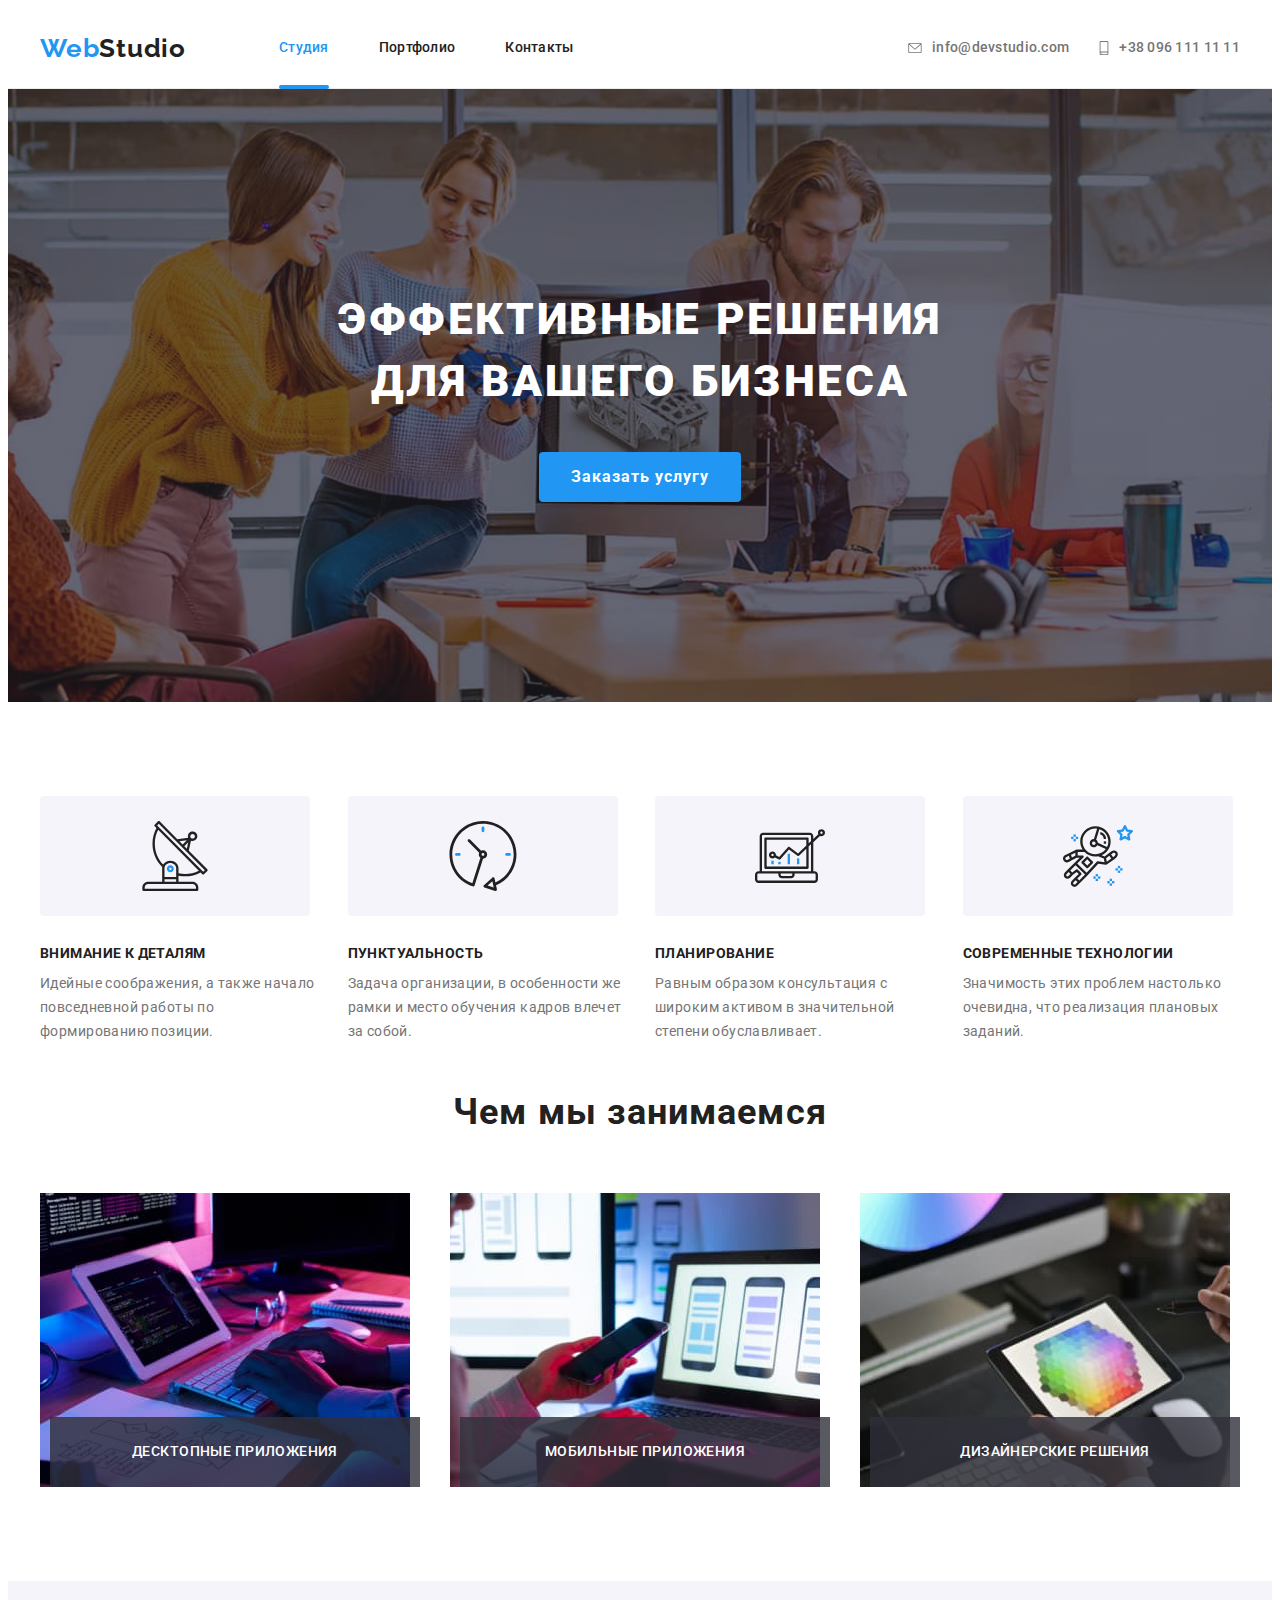
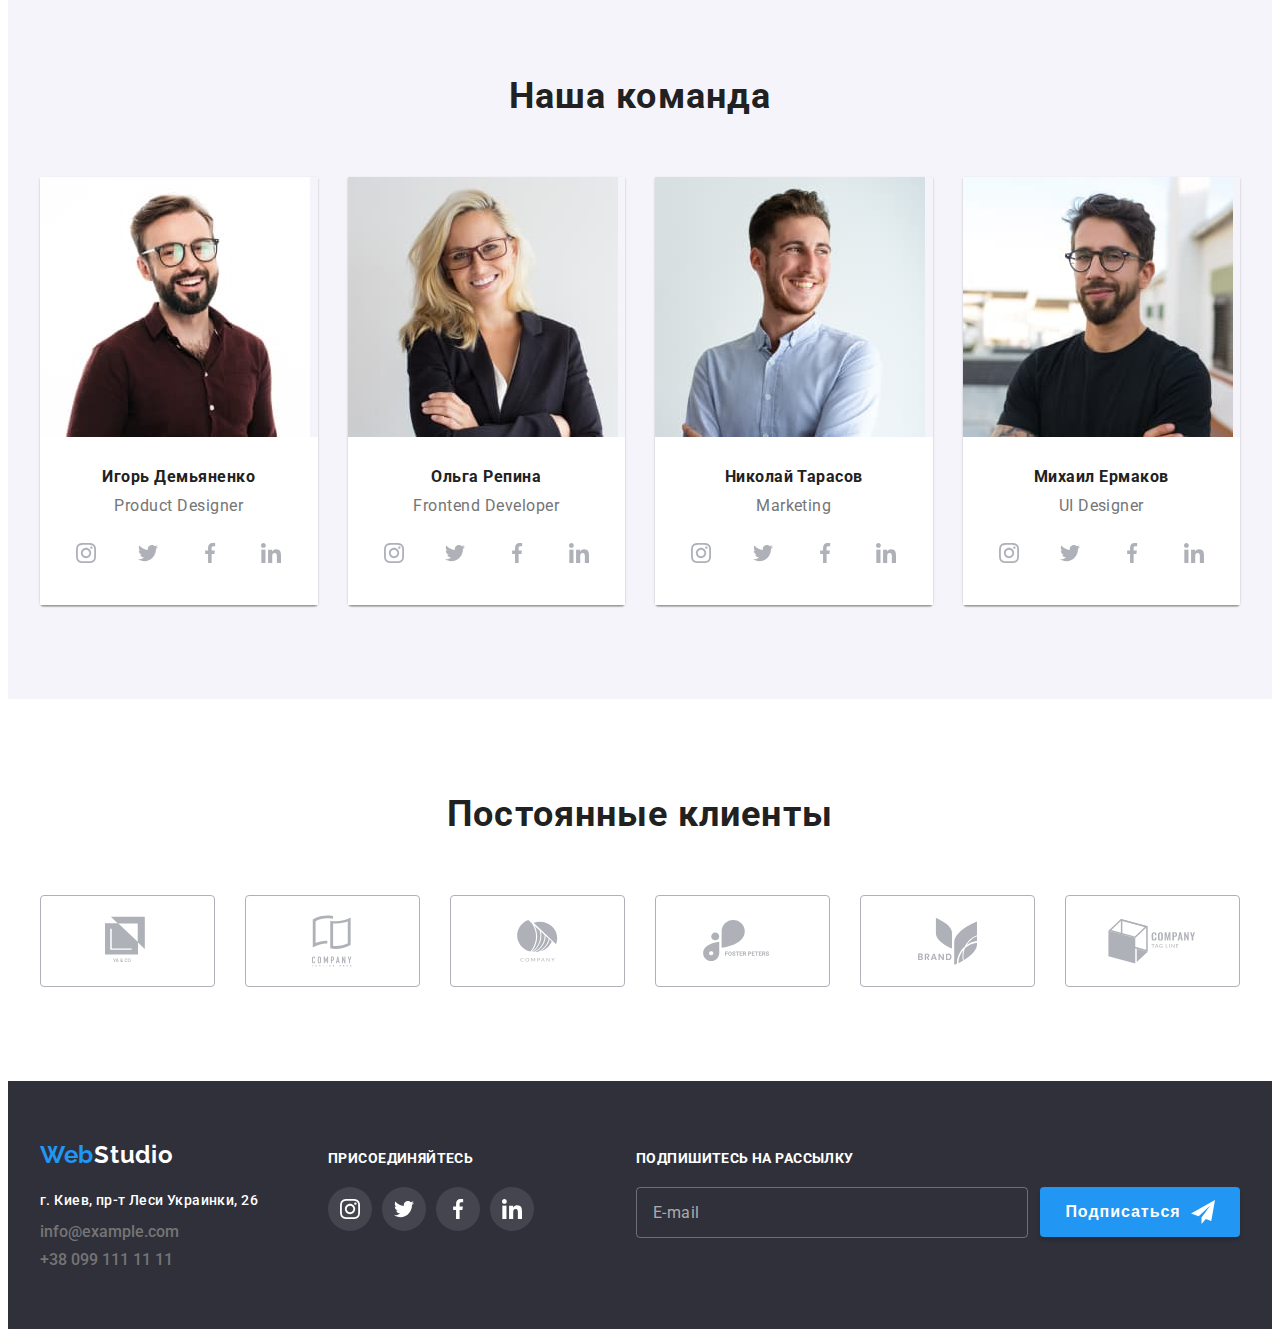
<file: index.html>
<!DOCTYPE html>
<html lang="ru">

<head>
  <meta charset="UTF-8">
  <meta http-equiv="X-UA-Compatible" content="IE=edge">
  <meta name="viewport" content="width=device-width, initial-scale=1.0">
  <title>Веб Студия</title>
  <link rel="preconnect" href="https://fonts.gstatic.com">
  <link href="https://fonts.googleapis.com/css2?family=Raleway:wght@700&family=Roboto:wght@400;500;700;900&display=swap" 
      rel="stylesheet">
  <link rel="stylesheet" href="https://cdnjs.cloudflare.com/ajax/libs/modern-normalize/1.0.0/modern-normalize.min.css"
      integrity="sha512-ISS7cAi1PEhQ8jnbJpJZMd29NlhNj4AWYyLOSp2CE/CsHxTCu+r+t0D2yoJudVrd0/8fTVPUVDzY5Tvli75u/g=="
      crossorigin="anonymous" />
  <link rel="stylesheet" href="https://cdnjs.cloudflare.com/ajax/libs/animate.css/4.1.1/animate.min.css" />
  <link rel="stylesheet" href="./css/main.min.css">
</head>

<body>
  <header class="header">
    <div class="container">
    <nav class="header__navigation">
      <a class="logo logo_light_theme link animate__fadeInLeft" lang="en" href="index.html"><span class="logo__accent-text">Web</span>Studio</a>
      <ul class="menu list">
        <li class="menu__item">
          <a class="menu__link link active" href="index.html">Cтудия</a>
        </li>
        <li class="menu__item">
          <a class="menu__link link" href="portfolio.html">Портфолио</a>
        </li>
        <li class="menu__item">
          <a class="menu__link link" href="">Контакты</a>
        </li>
      </ul>
    </nav>
    <button type="button" class="burger-btn" data-menu-button>
      <svg class="burger-icon icon">
        <use href="./images/icons.svg#burger-icon"></use>
      </svg>
    </button>
    <ul class="contact-list list">
      <li class="contact-list__item">
        <a class="contact-list__link link" lang="en" href="mailto:info@devstudio.com" target="_blank">
        <svg class="contact-list__icon mail-icon">
          <use href=./images/icons.svg#mail-icon></use>
        </svg>info@devstudio.com</a>
      </li>
      <li class="contact-list__item">
        <a class="contact-list__link link" href="tel:+380961111111">
          <svg class="contact-list__icon smartphone-icon">
            <use href=./images/icons.svg#smartphone-icon></use>
          </svg>+38 096 111 11 11</a>
      </li>
    </ul>
  </div>
  <div class="mobile-menu" data-menu>
      <button type="button" class="mobile-close-btn" data-menu-close>
        <svg class="mobile-menu__icon icon">
          <use href="./images/icons.svg#close-icon">
          </use>
        </svg>
    </button>
    <ul class="mobile-menu__list list">
      <li class="mobile-menu__item">
        <a href="index.html" class="mobile-menu__link link active">Студия</a>
      </li>
      <li class="mobile-menu__item">
        <a href="portfolio.html" class="mobile-menu__link link">Портфолио</a>
      </li>
      <li class="mobile-menu__item">
        <a href="" class="mobile-menu__link link">Контакты</a>
      </li>
    </ul>
    <ul class="mobile-contact-list list">
            <li class="mobile-contact-list__item">
              <a class="mobile-contact-list__link link tel-link" href="tel:+380961111111">+38 096 111 11 11</a>
            </li>
      <li class="mobile-contact-list__item">
        <a class="mobile-contact-list__link link mail-link" lang="en" href="mailto:info@devstudio.com" target="_blank">info@devstudio.com</a>
      </li>

    </ul>
    <ul class="mobile-social-list list">
      <li class="mobile-social-list__item">
        <a href="" class="mobile-social-list__link link">Instagram
        </a>
      </li>
      <li class="mobile-social-list__item">
        <a href="" class="mobile-social-list__link link">Twitter
        </a>
      </li>
      <li class="mobile-social-list__item">
        <a href="" class="mobile-social-list__link link">Facebook
        </a>
      </li>
      <li class="mobile-social-list__item">
        <a href="" class="mobile-social-list__link link">LinkedIn
        </a>
      </li>
    </ul>
  </div>
  </header>
<main>
    <!-- HERO -->
    <section class="hero">
      <div class="container">
      <h1 class="hero__title">Эффективные решения для вашего бизнеса</h1>
        <button class="modal-btn"  type="button" data-modal-open>Заказать услугу</button>
  </div>
  </section>
<!-- ADVANTAGES -->
<section class="advantages">
  <h2 class="visually-hidden">Преимущества</h2>
  <div class="container">
  <ul class="advantages-list list">
    <li class="advantages-list__item">
      <div class="advantages-list__wrapper">
        <svg class="advantages-list__icon icon">
          <use href=./images/icons.svg#antenna-icon></use>
        </svg>
      </div>
      <h3 class="advantages-list__title">Внимание к деталям</h3>
      <p class="description">Идейные соображения, а также начало повседневной работы по формированию позиции.</p>
    </li>
    <li class="advantages-list__item">
      <div class="advantages-list__wrapper">
        <svg class="advantages-list__icon icon">
          <use href=./images/icons.svg#clock-icon></use>
        </svg>
      </div>
      <h3 class="advantages-list__title">Пунктуальность</h3>
      <p class="description">Задача организации, в особенности же рамки и место обучения кадров влечет за собой.</p>
    </li>
    <li class="advantages-list__item">
      <div class="advantages-list__wrapper">
        <svg class="advantages-list__icon icon">
          <use href=./images/icons.svg#diagram-icon></use>
        </svg>
      </div>
      <h3 class="advantages-list__title">Планирование</h3>
      <p class="description">Равным образом консультация с широким активом в значительной степени обуславливает.</p>
    </li>
    <li class="advantages-list__item">
      <div class="advantages-list__wrapper">
        <svg class="advantages-list__icon icon">
          <use href=./images/icons.svg#astronaut-icon></use>
        </svg>
      </div>
      <h3 class="advantages-list__title">Современные технологии</h3>
      <p class="description">Значимость этих проблем настолько очевидна, что реализация плановых заданий.</p>
    </li>
  </ul>
</div>
</section>
    <!-- PORTFOLIO -->
<section class="portfolio">
      <h2 class="section-title">Чем мы занимаемся</h2>
      <div class="container">
      <ul class="portfolio-list list">
        <li class="portfolio-list__item">
          <div class="overlay-wrapper">
            <picture>
            <source srcset="./images/whatwedo/app-desktop-img.jpg 1x,
                            ./images/whatwedo/app-desktop-img@2x.jpg 2x" 
                            media="(min-width: 1200px)" />
            <img src="./images/whatwedo/app-desktop-img.jpg" alt="photo app" />
          </picture>
            <p class="portfolio-list__overlay">Десктопные приложения</p>
        </div>
        </li>
        <li class="portfolio-list__item">
          <div class="overlay-wrapper">
          <picture>
            <source srcset="./images/whatwedo/mobile-desktop-img.jpg 1x,
                            ./images/whatwedo/mobile-desktop-img@2x.jpg 2x" 
                            media="(min-width: 1200px)" />
            <img src="./images/whatwedo/mobile-desktop-img.jpg" alt="photo mobile app" />
          </picture>
          <p class="portfolio-list__overlay">Мобильные приложения</p>
          </div>
        </li>
        <li class="portfolio-list__item">
          <div class="overlay-wrapper">
        <picture>
          <source srcset="./images/whatwedo/design-desktop-img.jpg 1x,
                          ./images/whatwedo/design-desktop-img@2x.jpg 2x" 
                          media="(min-width: 1200px)" />
          <img src="./images/whatwedo/design-desktop-img.jpg" alt="photo design" />
        </picture>
          <p class="portfolio-list__overlay">Дизайнерские решения</p>
          </div>
        </li>
      </ul>
      </div>
    </section>
    <!-- TEAM -->
    <section class="team">
      <h2 class="section-title">Наша команда</h2>
      <div class="container">
        <ul class="team-list list">
        <li class="team-list__item">
          <div class="team-list__img">
            <picture>
              <source srcset="./images/team/desktop/igor-desktop-img.jpg    1x,
                              ./images/team/desktop/igor-desktop-img@2x.jpg 2x"
                              media="(min-width: 1200px)" />
              <source srcset="
                                ./images/team/tablet/igor-tablet-img.jpg    1x,
                                ./images/team/tablet/igor-tablet-img@2x.jpg 2x"
                                media="(min-width: 768px)" />
              <source srcset="
                                ./images/team/mobile/igor-mobile-img.jpg    1x,
                                ./images/team/mobile/igor-mobile-img@2x.jpg 2x"
                                media="(max-width: 767px)" />
          <img src="./images/team/mobile/igor-mobile-img.jpg" alt="photo Igor" />
            </picture>
          </div>
          <div class="team-card">
            <h3 class="team-card__name">Игорь Демьяненко</h3>
            <p class="team-card__post" lang="en">Product Designer</p>
            <ul class="social-list list">
              <li class="social-list__item">
                <a href="" class="social-list__link link">
                  <svg class="social-list__icon icon">
                    <use href="./images/icons.svg#instagram-icon"></use>
                  </svg>
                  </a>
              </li>
              <li class="social-list__item">
                <a href="" class="social-list__link link">
                  <svg class="social-list__icon icon">
                    <use href="./images/icons.svg#twitter-icon"></use>
                  </svg>
                </a>
              </li>
              <li class="social-list__item">
                <a href="" class="social-list__link link">
                  <svg class="social-list__icon icon">
                    <use href="./images/icons.svg#facebook-icon"></use>
                  </svg>
                </a>
              </li>
              <li class="social-list__item">
                <a href="" class="social-list__link link">
                  <svg class="social-list__icon icon">
                  <use href="./images/icons.svg#linkedin-icon">
                </use>
              </svg>
              </a>
              </li>
            </ul>
        </div>
        <li class="team-list__item">
                    <div class="team-list__img">
                      <picture>
                        <source srcset="./images/team/desktop/olga-desktop-img.jpg 1x,
                                        ./images/team/desktop/olga-desktop-img@2x.jpg 2x"
                                        media="(min-width: 1200px)" />
                        <source srcset="./images/team/tablet/olga-tablet-img.jpg 1x,
                                        ./images/team/tablet/olga-tablet-img@2x.jpg 2x"
                                        media="(min-width: 768px)" />
                        <source srcset="./images/team/mobile/olga-mobile-img.jpg 1x,
                                        ./images/team/mobile/olga-mobile-img@2x.jpg 2x"
                                        media="(max-width: 767px)" />
                        <img src="./images/team/mobile/olga-mobile-img.jpg" alt="photo olga" />
                      </picture>
                    </div>
            <div class="team-card">
            <h3 class="team-card__name">Ольга Репина</h3>
            <p class="team-card__post" lang="en">Frontend Developer</p>
            <ul class="social-list list">
              <li class="social-list__item">
                <a href="" class="social-list__link link">
                  <svg class="social-list__icon icon">
                  <use href="./images/icons.svg#instagram-icon"></use>
              </svg>
              </a>
              </li>
              <li class="social-list__item">
                <a href="" class="social-list__link link">
                  <svg class="social-list__icon icon">
                  <use href="./images/icons.svg#twitter-icon">
                </use>
              </svg>
              </a>
              </li>
              <li class="social-list__item">
                <a href="" class="social-list__link link">
                  <svg class="social-list__icon icon">
                  <use href="./images/icons.svg#facebook-icon">
                </use>
              </svg>
              </a>
              </li>
              <li class="social-list__item">
                <a href="" class="social-list__link link">
                  <svg class="social-list__icon icon">
                  <use href="./images/icons.svg#linkedin-icon">
                </use>
              </svg>
              </a>
              </li>
            </ul>
</div>
<li class="team-list__item">
  <div class="team-list__img">
    <picture>
      <source srcset="./images/team/desktop/nikolay-desktop-img.jpg 1x,
                      ./images/team/desktop/nikolay-desktop-img@2x.jpg 2x"
                              media="(min-width: 1200px)" />
              <source srcset="./images/team/tablet/nikolay-tablet-img.jpg 1x,
                              ./images/team/tablet/nikolay-tablet-img@2x.jpg 2x"
                              media="(min-width: 768px)" />
              <source srcset="./images/team/mobile/nikolay-mobile-img.jpg 1x,
                              ./images/team/mobile/nikolay-mobile-img@2x.jpg 2x"
                              media="(max-width: 767px)" />
              <img src="./images/team/mobile/nikolay-mobile-img.jpg" alt="photo nikolay" />
            </picture>
          </div>
            <div class="team-card">
            <h3 class="team-card__name">Николай Тарасов</h3>
            <p class="team-card__post" lang="en">Marketing</p>
            <ul class="social-list list">
              <li class="social-list__item">
                <a href="" class="social-list__link link">
                  <svg class="social-list__icon icon">
                  <use href="./images/icons.svg#instagram-icon">
                </use>
              </svg>
              </a>
              </li>
              <li class="social-list__item">
                <a href="" class="social-list__link link">
                  <svg class="social-list__icon icon">
                  <use href="./images/icons.svg#twitter-icon">
                </use>
              </svg>
              </a>
              </li>
              <li class="social-list__item">
                <a href="" class="social-list__link link">
                  <svg class="social-list__icon icon">
                  <use href="./images/icons.svg#facebook-icon">
                </use>
              </svg>
              </a>
              </li>
              <li class="social-list__item">
                <a href="" class="social-list__link link">
                  <svg class="social-list__icon icon">
                  <use href="./images/icons.svg#linkedin-icon">
                </use>
              </svg>
              </a>
              </li>
            </ul>
          </div>
        </li>
        <li class="team-list__item">
<div class="team-list__img">
  <picture>
    <source srcset="./images/team/desktop/mikhail-desktop-img.jpg    1x,
                    ./images/team/desktop/mikhail-desktop-img@2x.jpg 2x" 
                    media="(min-width: 1200px)" />
    <source srcset="./images/team/tablet/mikhail-tablet-img.jpg    1x,
                    ./images/team/tablet/mikhail-tablet-img@2x.jpg 2x"
                    media="(min-width: 768px)" />
    <source srcset="./images/team/mobile/mikhail-mobile-img.jpg    1x,
                    ./images/team/mobile/mikhail-mobile-img@2x.jpg 2x"
                    media="(max-width: 767px)" />
    <img src="./images/team/mobile/mikhail-mobile-img.jpg" alt="photo mikhail" />
  </picture>
</div>
            <div class="team-card">
            <h3 class="team-card__name">Михаил Ермаков</h3>
            <p class="team-card__post" lang="en">UI Designer</p>
            <ul class="social-list list">
              <li class="social-list__item">
                <a href="" class="social-list__link link">
                  <svg class="social-list__icon icon">
                  <use href="./images/icons.svg#instagram-icon">
                </use>
              </svg>
              </a>
              </li>
              <li class="social-list__item">
                <a href="" class="social-list__link link">
                  <svg class="social-list__icon icon">
                  <use href="./images/icons.svg#twitter-icon">
                </use>
              </svg>
              </a>
              </li>
              <li class="social-list__item">
                <a href="" class="social-list__link link">
                  <svg class="social-list__icon icon">
                  <use href="./images/icons.svg#facebook-icon">
                </use>
              </svg>
              </a>
              </li>
              <li class="social-list__item">
                <a href="" class="social-list__link link">
                  <svg class="social-list__icon icon">
                  <use href="./images/icons.svg#linkedin-icon">
                </use>
              </svg>
              </a>
              </li>
            </ul>
          </div>
        </li>
      </ul>
      </div>
    </section>
    <!-- Клиенты -->
<section class="clients">
      <div class="container">
        <h2 class="section-title clients-title">Постоянные клиенты</h2>
<ul class="clients-list list">
  <li class="clients-list__item">
    <a href="" class="clients-list__link link">
      <svg class="clients-list__icon icon" style="width: 44px; height: 50px;">
        <use href="./images/icons.svg#logo-square-icon"></use>
      </svg>
    </a>
  </li>
  <li class="clients-list__item">
    <a href="" class="clients-list__link link">
      <svg class="clients-list__icon icon" style="width: 40px; height: 52px;">
        <use href="./images/icons.svg#logo-square-two-icon"></use>
      </svg>
    </a>
  </li>
  <li class="clients-list__item">
    <a href="" class="clients-list__link link">
      <svg class="clients-list__icon icon" style="width: 41px; height: 42px;">
        <use href="./images/icons.svg#logo-round-icon"></use>
      </svg>
    </a>
  </li>
  <li class="clients-list__item">
    <a href="" class="clients-list__link link">
      <svg class="clients-list__icon icon" style="width: 79px; height: 42px;">
        <use href="./images/icons.svg#logo-dip-icon"></use>
      </svg>
    </a>
  </li>
  <li class="clients-list__item">
    <a href="" class="clients-list__link link">
      <svg class="clients-list__icon icon" style="width: 59px; height: 47px;">
        <use href="./images/icons.svg#logo-leaf-icon"></use>
      </svg>
    </a>
  </li>
  <li class="clients-list__item">
    <a href="" class="clients-list__link link">
      <svg class="clients-list__icon icon" style="width: 88px; height: 45px;">
        <use href="./images/icons.svg#logo-cube-icon"></use>
      </svg>
    </a>
  </li>
</ul>
      </div>
    </section>
</main>
 <!-- Футер -->
<footer class="footer">
    <div class="container footer-container">
      <div class="footer-wrapper">
      <div class="footer-list-wrapper">
    <a class="logo logo_dark_theme link footer-logo" href="#"> <span class="logo__accent-text">Web</span>Studio</a>
    <address class="address">
      <ul class="footer-list list">
      <li class="footer-list__item" >
        <a class="footer-list__link_maps link" href="https://goo.gl/maps/WF6fKsNc4nJzgyeZ7" target="_blank" rel="noopener noreferrer">г. Киев, пр-т Леси Украинки, 26</a>
      </li>
        <li class="footer-list__item">
          <a class="footer-list__link link" lang="en" href="mailto:info@example.com" target="_blank">info@example.com</a>
        </li>
        <li class="footer-list__item">
          <a class="footer-list__link link" href="tel:+380991111111">+38 099 111 11 11</a>
        </li>
      </ul>
    </address>
    </div>
    <div class="footer-social-wrapper">
      <p class="footer-title">Присоединяйтесь</p>
    <ul class="social-footer-list list">
      <li class="social-footer-list__item">
        <a href="" class="social-footer-list__link link">
          <svg class="social-footer-list__icon">
            <use href="./images/icons.svg#instagram-icon">
            </use>
          </svg>
        </a>
      </li>
      <li class="social-footer-list__item">
        <a href="" class="social-footer-list__link link">
          <svg class="social-footer-list__icon">
            <use href="./images/icons.svg#twitter-icon">
            </use>
          </svg>
        </a>
      </li>
      <li class="social-footer-list__item">
        <a href="" class="social-footer-list__link link">
          <svg class="social-footer-list__icon">
            <use href="./images/icons.svg#facebook-icon">
            </use>
          </svg>
        </a>
      </li>
      <li class="social-footer-list__item">
        <a href="" class="social-footer-list__link link">
          <svg class="social-footer-list__icon">
            <use href="./images/icons.svg#linkedin-icon">
            </use>
          </svg>
        </a>
      </li>
    </ul>
    </div>
    </div>
  <div class="footer-form-wrapper">
    <p class="footer-title">Подпишитесь на рассылку</p>
    <form action="#" class="footer-form">
      <input type="email" class="footer-form__input" name="user-email" placeholder="E-mail">
      <button type="submit" class="footer-btn">
        Подписаться
        <svg class="footer-form__icon" width=24px height=24px>
          <use href="./images/icons.svg#footer-icon"></use>
        </svg>
      </button>
    </form>
  </div>
</div>
</footer>
<!-- Модальное окно -->
<div class="backdrop is-hidden" data-modal>
    <div class="modal">
      <button type="button" class="close-btn" data-modal-close>
        <svg class="modal__icon">
          <use href="./images/icons.svg#cross-icon">
          </use>
        </svg>
      </button>
          <p class="modal-text">Оставьте свои данные, мы вам перезвоним</p>
          <form action="#" class="modal-form">
            <label class="modal-form__label">
              Имя
          </label>
          <span class="modal-form__wrapper">
            <input type="text" name="user-name" class="modal-form__input" required minlength="2">
            <svg class="modal-form__icon" width=12px height=12px>
              <use href="./images/icons.svg#icon-name"></use>
            </svg>
          </span>
          <label class="modal-form__label">
            Телефон
          </label>
          <span class="modal-form__wrapper">
            <input type="tel" name="user-phone" class="modal-form__input" required pattern="[0-9]{3}-[0-9]{3}-[0-9]{2}-[0-9]{2}"
              title="050-111-11-11">
            <svg class="modal-form__icon" width=13px height=13px>
              <use href="./images/icons.svg#icon-phone"></use>
            </svg>
          </span>
          <label class="modal-form__label">
            Почта
          </label>
          <span class="modal-form__wrapper">
            <input type="email" name="user-mail" class="modal-form__input" required>
            <svg class="modal-form__icon" width=15px height=12px>
              <use href="./images/icons.svg#icon-letter"></use>
            </svg>
          </span>
          <label class="modal-form__label">
            Комментарий
            </label>
          <textarea name="user-msg" class="modal-form__msg" placeholder="Введите текст"></textarea>
        <input type="checkbox" id="user-term" name="user-term" value="agreed" class="modal-form__term visually-hidden">
        <label for="user-term" class="modal-form__check">Соглашаюсь с рассылкой и принимаю&nbsp;<a class="modal-form__link" href="#">Условия 
          договора</a>
        </label>
          <button type="submit" class="modal-form-btn">Отправить</button>
        </form>
    </div>
  </div>
<script src="./js/modal.js"></script>
  <script src="./js/mobile-menu.js"></script>
</body>
</html>
</file>
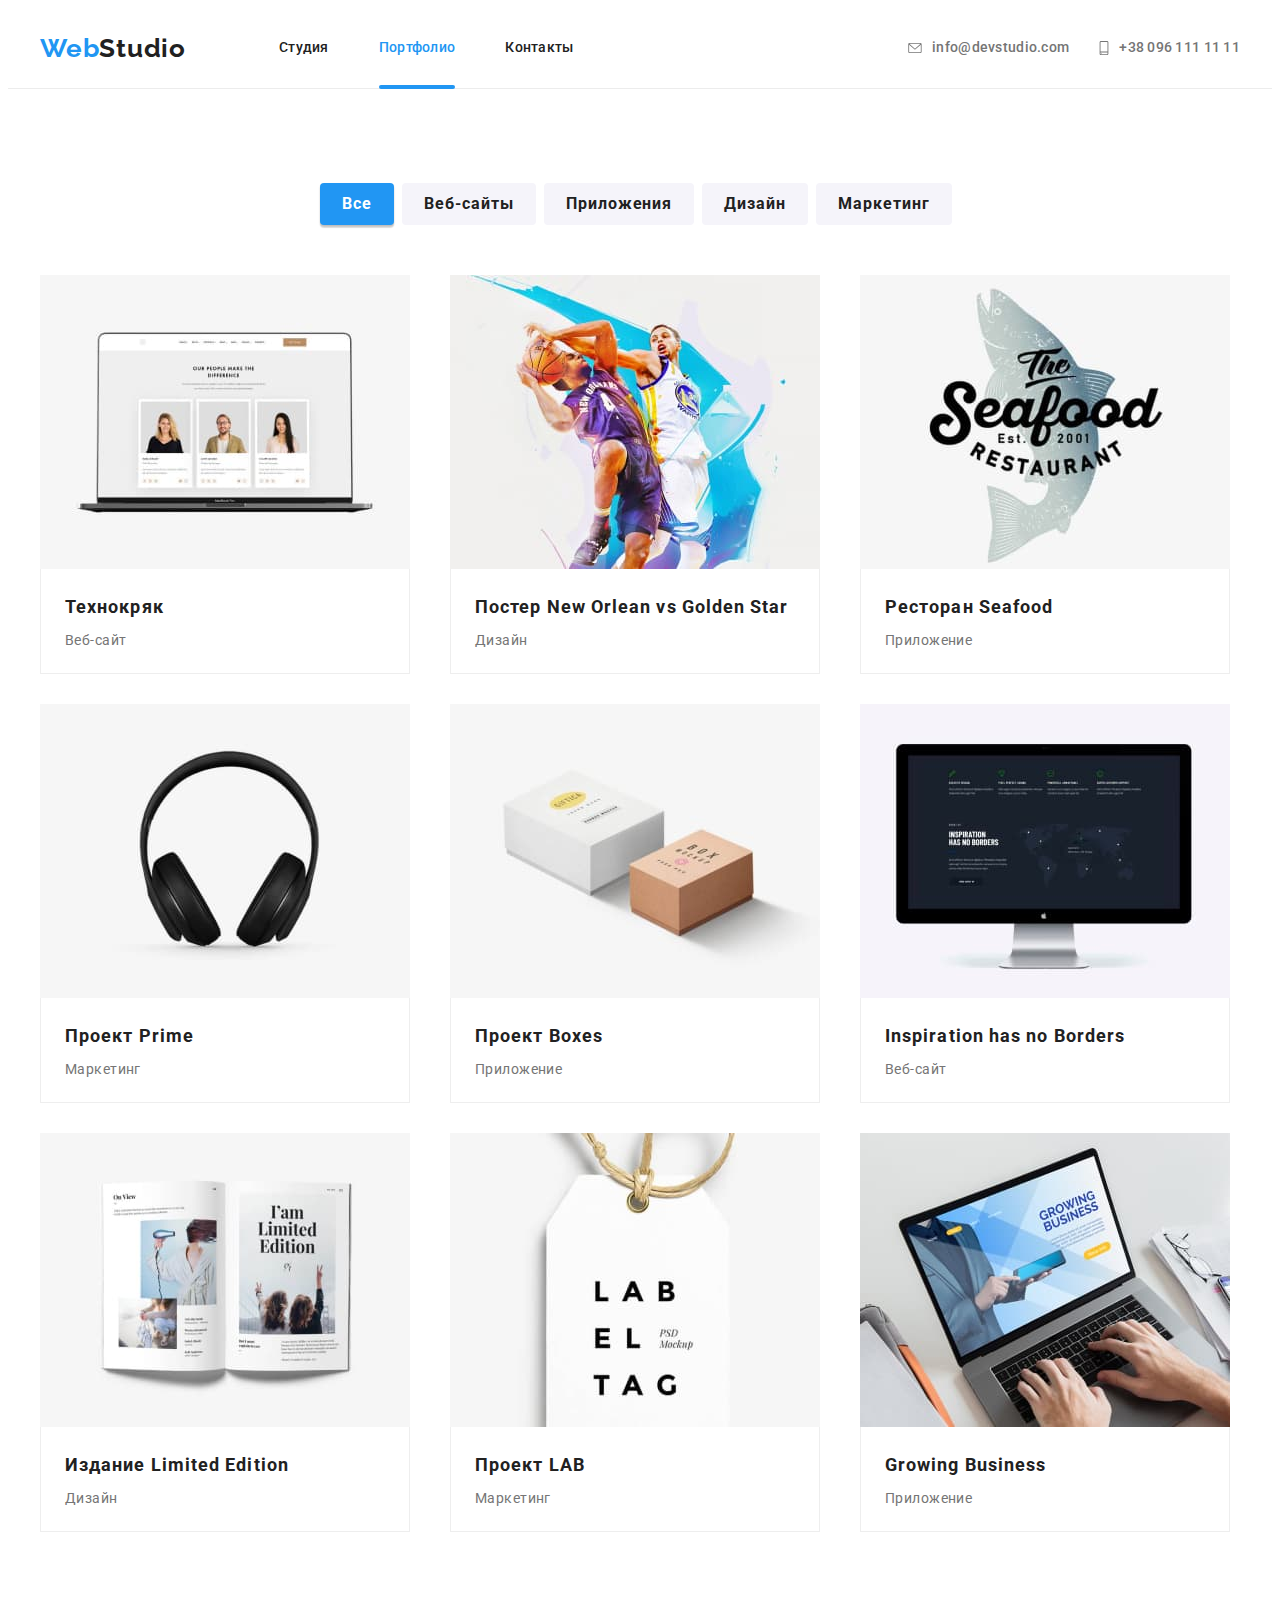
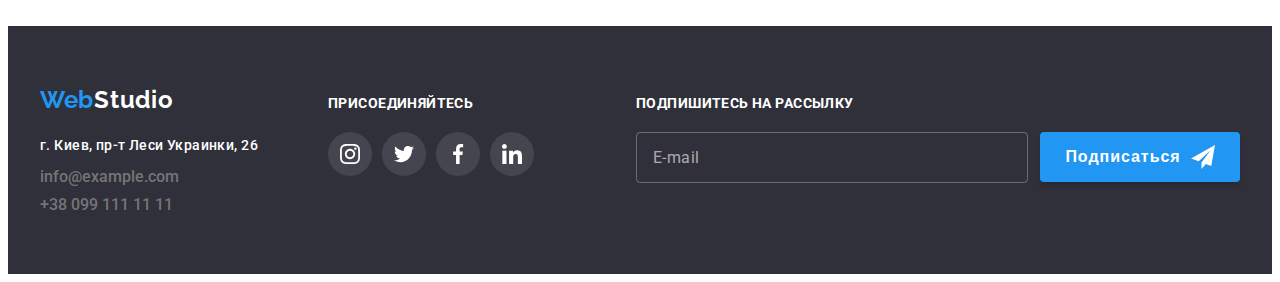
<file: portfolio.html>
<!DOCTYPE html>
<html lang="ru">

<head>
  <meta charset="UTF-8">
  <meta http-equiv="X-UA-Compatible" content="IE=edge">
  <meta name="viewport" content="width=device-width, initial-scale=1.0">
  <title>Портфолио</title>
  <link rel="preconnect" href="https://fonts.gstatic.com">
  <link 
      href="https://fonts.googleapis.com/css2?family=Raleway:wght@700&family=Roboto:wght@400;500;700;900&display=swap" 
      rel="stylesheet">
  <link rel="stylesheet" href="https://cdnjs.cloudflare.com/ajax/libs/modern-normalize/1.0.0/modern-normalize.min.css"
      integrity="sha512-ISS7cAi1PEhQ8jnbJpJZMd29NlhNj4AWYyLOSp2CE/CsHxTCu+r+t0D2yoJudVrd0/8fTVPUVDzY5Tvli75u/g=="
      crossorigin="anonymous" />
  <link rel="stylesheet" href="https://cdnjs.cloudflare.com/ajax/libs/animate.css/4.1.1/animate.min.css" />
  <link rel="stylesheet" href="./css/main.min.css">
</head>

<body>
    <header class="header">
      <div class="container">
        <nav class="header__navigation">
          <a class="logo logo_light_theme link animate__fadeInLeft" lang="en" href="index.html"><span
              class="logo__accent-text">Web</span>Studio</a>
          <ul class="menu list">
            <li class="menu__item">
              <a class="menu__link link" href="index.html">Cтудия</a>
            </li>
            <li class="menu__item">
              <a class="menu__link link active" href="portfolio.html">Портфолио</a>
            </li>
            <li class="menu__item">
              <a class="menu__link link" href="">Контакты</a>
            </li>
          </ul>
        </nav>
        <button type="button" class="burger-btn" data-menu-button>
          <svg class="burger-icon icon">
            <use href="./images/icons.svg#burger-icon"></use>
          </svg>
        </button>
        <ul class="contact-list list">
          <li class="contact-list__item">
            <a class="contact-list__link link" lang="en" href="mailto:info@devstudio.com" target="_blank">
              <svg class="contact-list__icon mail-icon">
                <use href=./images/icons.svg#mail-icon></use>
              </svg>info@devstudio.com</a>
          </li>
          <li class="contact-list__item">
            <a class="contact-list__link link" href="tel:+380961111111">
              <svg class="contact-list__icon smartphone-icon">
                <use href=./images/icons.svg#smartphone-icon></use>
              </svg>+38 096 111 11 11</a>
          </li>
        </ul>
      </div>
      <div class="mobile-menu" data-menu>
        <button type="button" class="mobile-close-btn" data-menu-close>
          <svg class="mobile-menu__icon icon">
            <use href="./images/icons.svg#close-icon">
            </use>
          </svg>
        </button>
        <ul class="mobile-menu__list list">
          <li class="mobile-menu__item">
            <a href="index.html" class="mobile-menu__link link ">Студия</a>
          </li>
          <li class="mobile-menu__item">
            <a href="portfolio.html" class="mobile-menu__link link active">Портфолио</a>
          </li>
          <li class="mobile-menu__item">
            <a href="" class="mobile-menu__link link">Контакты</a>
          </li>
        </ul>
        <ul class="mobile-contact-list list">
          <li class="mobile-contact-list__item">
            <a class="mobile-contact-list__link link tel-link" href="tel:+380961111111">+38 096 111 11 11</a>
          </li>
          <li class="mobile-contact-list__item">
            <a class="mobile-contact-list__link link mail-link" lang="en" href="mailto:info@devstudio.com"
              target="_blank">info@devstudio.com</a>
          </li>
    
        </ul>
        <ul class="mobile-social-list list">
          <li class="mobile-social-list__item">
            <a href="" class="mobile-social-list__link link">Instagram
            </a>
          </li>
          <li class="mobile-social-list__item">
            <a href="" class="mobile-social-list__link link">Twitter
            </a>
          </li>
          <li class="mobile-social-list__item">
            <a href="" class="mobile-social-list__link link">Facebook
            </a>
          </li>
          <li class="mobile-social-list__item">
            <a href="" class="mobile-social-list__link link">LinkedIn
            </a>
          </li>
        </ul>
      </div>
    </header>
      <!-- HERO -->
<main>
  <section class="second-page-hero">
    <div class="container">
    <h1 class="visually-hidden">Кнопки</h1>
      <ul class="filter-list list">
        <li class="filter-list__item">
          <button class="modal-btn filter-btn active-btn" type="button">Все</button>
        </li>
        <li class="filter-list__item">
          <button class="modal-btn filter-btn" type="button">Веб-сайты</button>
        </li>
  <li class="filter-list__item">
    <button class="modal-btn filter-btn" type="button">Приложения</button>
  </li>
  <li class="filter-list__item">
    <button class="modal-btn filter-btn" type="button">Дизайн</button>
  </li>
  <li class="filter-list__item">
    <button class="modal-btn filter-btn" type="button">Маркетинг</button>
  </li>
</ul>
<!-- PROJECTS -->
  <h2 class="visually-hidden">Портфолио</h2>
  <ul class="projects-list list">
    <li class="projects-list__item">
<a class="projects-card link"  href="">
  <div class="projects-overlay-wrapper">
            <picture>
              <source srcset="./images/portfolio/desktop/techcrack/img.jpg    1x,
                              ./images/portfolio/desktop/techcrack/img@2x.jpg 2x" 
                              media="(min-width: 1200px)" />

              <source srcset="./images/portfolio/tablet/techcrack/img.jpg    1x,
                              ./images/portfolio/tablet/techcrack/img@2x.jpg 2x" 
                              media="(min-width: 768px)" />

              <source srcset="./images/portfolio/mobile/techcrack/img.jpg    1x,
                              ./images/portfolio/mobile/techcrack/img@2x.jpg 2x" 
                              media="(max-width: 767px)" />
              <img src="./images/portfolio/mobile/techcrack/img.jpg" alt="photo techcrack" />
            </picture>
<p class="projects-overlay">Технокряк это современная площадка распространения коронавируса. Компании используют эту платформу для цифрового
шпионажа и атак на защищённые сервера конкурентов.</p>
</div>
<div class="projects-card__wrapper">
  <h3 class="projects-card__title">Технокряк</h3>
  <p class="projects-card__description description">Веб-сайт</p>
</div>
</a>
</li>
<li class="projects-list__item">
<a class="projects-card link" href="" >
  <div class="projects-overlay-wrapper">
            <picture>
              <source srcset="./images/portfolio/desktop/new-orlean/img.jpg    1x,
                              ./images/portfolio/desktop/new-orlean/img@2x.jpg 2x" 
                              media="(min-width: 1200px)" />
            
              <source srcset="./images/portfolio/tablet/new-orlean/img.jpg    1x,
                              ./images/portfolio/tablet/new-orlean/img@2x.jpg 2x" 
                              media="(min-width: 768px)" />
            
              <source srcset="./images/portfolio/mobile/new-orlean/img.jpg    1x,
                              ./images/portfolio/mobile/new-orlean/img@2x.jpg 2x" 
                              media="(max-width: 767px)" />
              <img src="./images/portfolio/mobile/new-orlean/img.jpg" alt="photo new-orlean" />
            </picture>
<p class="projects-overlay">Lorem ipsum dolor sit amet consectetur adipisicing elit. Eligendi quod ea pariatur nam adipisci corporis, facilis incidunt officia aspernatur dicta non laudantium deleniti numquam eveniet quae atque necessitatibus quibusdam ratione.</p>
  </div>
<div class="projects-card__wrapper">
  <h3 class="projects-card__title">Постер <span lang="en">New Orlean vs Golden Star</span></h3>
<p class="projects-card__description description">Дизайн</p>
</div>
</a>
</li>

<li class="projects-list__item">
<a class="projects-card link" href="">
  <div class="projects-overlay-wrapper">
            <picture>
              <source srcset="./images/portfolio/desktop/seafood/img.jpg    1x,
                              ./images/portfolio/desktop/seafood/img@2x.jpg 2x" 
                              media="(min-width: 1200px)" />
            
              <source srcset="./images/portfolio/tablet/seafood/img.jpg    1x,
                              ./images/portfolio/tablet/seafood/img@2x.jpg 2x" 
                              media="(min-width: 768px)" />
            
              <source srcset="./images/portfolio/mobile/seafood/img.jpg    1x,
                              ./images/portfolio/mobile/seafood/img@2x.jpg 2x" 
                              media="(max-width: 767px)" />
              <img src="./images/portfolio/mobile/seafood/img.jpg" alt="photo seafood" />
            </picture>
<p class="projects-overlay">Lorem ipsum dolor sit amet consectetur adipisicing elit. Aspernatur ipsum ipsa ducimus quo iste fugiat ea, obcaecati voluptas facere quidem, delectus iusto reprehenderit vitae nulla deleniti dicta praesentium cumque laborum?</p>
</div>
<div class="projects-card__wrapper">
  <h3 class="projects-card__title">Ресторан <span lang="en">Seafood</span></h3>
<p class="projects-card__description description">Приложение</p>
</div>
</a>
    </li>

    <li class="projects-list__item">
<a class="projects-card link" href="">
  <div class="projects-overlay-wrapper">
            <picture>
              <source srcset="./images/portfolio/desktop/prime/img.jpg    1x,
                              ./images/portfolio/desktop/prime/img@2x.jpg 2x" 
                              media="(min-width: 1200px)" />
            
              <source srcset="./images/portfolio/tablet/prime/img.jpg    1x,
                              ./images/portfolio/tablet/prime/img@2x.jpg 2x" 
                              media="(min-width: 768px)" />
            
              <source srcset="./images/portfolio/mobile/prime/img.jpg    1x,
                              ./images/portfolio/mobile/prime/img@2x.jpg 2x" 
                              media="(max-width: 767px)" />
              <img src="./images/portfolio/mobile/prime/img.jpg" alt="photo prime" />
            </picture>
<p class="projects-overlay">Lorem ipsum dolor sit amet consectetur, adipisicing elit. Tenetur officia ipsum eaque enim. Id itaque, nobis quaerat totam sint nisi velit error suscipit dignissimos non in ipsam numquam, asperiores porro.</p>
</div>
<div class="projects-card__wrapper">
  <h3 class="projects-card__title">Проект <span lang="en">Prime</span></h3>
<p class="projects-card__description description">Маркетинг</p>
</div>
</a>
    </li>

    <li class="projects-list__item">
<a class="projects-card link" href="">
  <div class="projects-overlay-wrapper">
            <picture>
              <source srcset="./images/portfolio/desktop/boxes/img.jpg    1x,
                              ./images/portfolio/desktop/boxes/img@2x.jpg 2x" 
                              media="(min-width: 1200px)" />
            
              <source srcset="./images/portfolio/tablet/boxes/img.jpg    1x,
                              ./images/portfolio/tablet/boxes/img@2x.jpg 2x" 
                              media="(min-width: 768px)" />
            
              <source srcset="./images/portfolio/mobile/boxes/img.jpg    1x,
                              ./images/portfolio/mobile/boxes/img@2x.jpg 2x" 
                              media="(max-width: 767px)" />
              <img src="./images/portfolio/mobile/boxes/img.jpg" alt="photo boxes" />
            </picture>
<p class="projects-overlay">Lorem ipsum dolor sit, amet consectetur adipisicing elit. Laboriosam possimus minima atque alias unde cupiditate temporibus! Officia veritatis corporis reiciendis repellendus optio consectetur obcaecati. Dolore unde deserunt ipsa ut placeat.</p>
</div>
<div class="projects-card__wrapper">
<h3 class="projects-card__title">Проект <span lang="en">Boxes</span></h3>
<p class="projects-card__description description">Приложение</p>
</div>
</a>
    </li>

    <li class="projects-list__item">
<a class="projects-card link" href="">
  <div class="projects-overlay-wrapper">
            <picture>
              <source srcset="./images/portfolio/desktop/inspiration/img.jpg    1x,
                              ./images/portfolio/desktop/inspiration/img@2x.jpg 2x" 
                              media="(min-width: 1200px)" />
            
              <source srcset="./images/portfolio/tablet/inspiration/img.jpg    1x,
                              ./images/portfolio/tablet/inspiration/img@2x.jpg 2x" 
                              media="(min-width: 768px)" />
            
              <source srcset="./images/portfolio/mobile/inspiration/img.jpg    1x,
                              ./images/portfolio/mobile/inspiration/img@2x.jpg 2x" 
                              media="(max-width: 767px)" />
              <img src="./images/portfolio/mobile/inspiration/img.jpg" alt="photo inspiration" />
            </picture>
<p class="projects-overlay">Lorem ipsum, dolor sit amet consectetur adipisicing elit. Obcaecati eos esse accusantium? Assumenda ex officiis, dolores pariatur qui neque iure quis vel impedit odio voluptatem ad aspernatur corporis minima error.</p>
</div>
<div class="projects-card__wrapper">
<h3 class="projects-card__title" lang="en">Inspiration has no Borders</h3>
<p class="projects-card__description description">Веб-сайт</p>
</div>
</a>
    </li>

    <li class="projects-list__item">
<a class="projects-card link" href="">
  <div class="projects-overlay-wrapper">
            <picture>
              <source srcset="./images/portfolio/desktop/limited-edition/img.jpg    1x,
                              ./images/portfolio/desktop/limited-edition/img@2x.jpg 2x"
                              media="(min-width: 1200px)" />
            
              <source srcset="./images/portfolio/tablet/limited-edition/img.jpg    1x,
                              ./images/portfolio/tablet/limited-edition/img@2x.jpg 2x" 
                              media="(min-width: 768px)" />
            
              <source srcset="./images/portfolio/mobile/limited-edition/img.jpg    1x,
                              ./images/portfolio/mobile/limited-edition/img@2x.jpg 2x" 
                              media="(max-width: 767px)" />
              <img src="./images/portfolio/mobile/limited-edition/img.jpg" alt="photo limited-edition" />
            </picture>
<p class="projects-overlay">Lorem ipsum dolor sit amet consectetur adipisicing elit. Nesciunt tempore commodi quaerat laboriosam, velit nam voluptatum recusandae doloribus harum quos vel assumenda facilis unde rem soluta molestiae tenetur similique id.</p>
</div>
<div class="projects-card__wrapper">
<h3 class="projects-card__title">Издание <span lang="en">Limited Edition</span></h3>
<p class="projects-card__description description">Дизайн</p>
</div>
</a>
    </li>

    <li class="projects-list__item">
<a class="projects-card link" href="">
  <div class="projects-overlay-wrapper">
            <picture>
              <source srcset="./images/portfolio/desktop/lab/img.jpg    1x,
                              ./images/portfolio/desktop/lab/img@2x.jpg 2x" 
                              media="(min-width: 1200px)" />
            
              <source srcset="./images/portfolio/tablet/lab/img.jpg    1x,
                              ./images/portfolio/tablet/lab/img@2x.jpg 2x" 
                              media="(min-width: 768px)" />
            
              <source srcset="./images/portfolio/mobile/lab/img.jpg    1x,
                              ./images/portfolio/mobile/lab/img@2x.jpg 2x" 
                              media="(max-width: 767px)" />
              <img src="./images/portfolio/mobile/lab/img.jpg" alt="photo lab" />
            </picture>
<p class="projects-overlay">Lorem ipsum dolor sit amet consectetur, adipisicing elit. Iure numquam sunt incidunt consequuntur nemo architecto eligendi, molestias aut doloribus aliquam. Et dolor beatae, impedit asperiores a commodi voluptatum obcaecati repellendus.</p>
</div>
<div class="projects-card__wrapper">
<h3 class="projects-card__title">Проект <span lang="en">LAB</span></h3>
<p class="projects-card__description description">Маркетинг</p>
</div>
</a>
    </li>

    <li class="projects-list__item">
<a class="projects-card link" href="">
  <div class="projects-overlay-wrapper">
            <picture>
              <source srcset="./images/portfolio/desktop/growing-business/img.jpg    1x,
                              ./images/portfolio/desktop/growing-business/img@2x.jpg 2x" 
                              media="(min-width: 1200px)" />
            
              <source srcset="./images/portfolio/tablet/growing-business/img.jpg    1x,
                              ./images/portfolio/tablet/growing-business/img@2x.jpg 2x" 
                              media="(min-width: 768px)" />
            
              <source srcset="./images/portfolio/mobile/growing-business/img.jpg    1x,
                              ./images/portfolio/mobile/growing-business/img@2x.jpg 2x" 
                              media="(max-width: 767px)" />
              <img src="./images/portfolio/mobile/growing-business/img.jpg" alt="photo growing-business" />
            </picture>
<p class="projects-overlay">Lorem ipsum dolor sit amet consectetur adipisicing elit. Doloribus vero excepturi nam numquam fugit eos optio nostrum molestias, harum error, pariatur suscipit dolor maxime quidem nihil reprehenderit eveniet at est?</p>
</div>
<div class="projects-card__wrapper">
<h3 class="projects-card__title" lang="en">Growing Business</h3>
<p class="projects-card__description description">Приложение</p>
</div>
</a>
    </li>

  </ul>
</div>
</section>
</main>
  <!-- Футер -->
<footer class="footer">
  <div class="container footer-container">
    <div class="footer-wrapper">
      <div class="footer-list-wrapper">
        <a class="logo logo_dark_theme link footer-logo" href="#"> <span class="logo__accent-text">Web</span>Studio</a>
        <address class="address">
          <ul class="footer-list list">
            <li class="footer-list__item">
              <a class="footer-list__link_maps link" href="https://goo.gl/maps/WF6fKsNc4nJzgyeZ7" target="_blank"
                rel="noopener noreferrer">г. Киев, пр-т Леси Украинки, 26</a>
            </li>
            <li class="footer-list__item">
              <a class="footer-list__link link" lang="en" href="mailto:info@example.com"
                target="_blank">info@example.com</a>
            </li>
            <li class="footer-list__item">
              <a class="footer-list__link link" href="tel:+380991111111">+38 099 111 11 11</a>
            </li>
          </ul>
        </address>
      </div>
      <div class="footer-social-wrapper">
        <p class="footer-title">Присоединяйтесь</p>
        <ul class="social-footer-list list">
          <li class="social-footer-list__item">
            <a href="" class="social-footer-list__link link">
              <svg class="social-footer-list__icon">
                <use href="./images/icons.svg#instagram-icon">
                </use>
              </svg>
            </a>
          </li>
          <li class="social-footer-list__item">
            <a href="" class="social-footer-list__link link">
              <svg class="social-footer-list__icon">
                <use href="./images/icons.svg#twitter-icon">
                </use>
              </svg>
            </a>
          </li>
          <li class="social-footer-list__item">
            <a href="" class="social-footer-list__link link">
              <svg class="social-footer-list__icon">
                <use href="./images/icons.svg#facebook-icon">
                </use>
              </svg>
            </a>
          </li>
          <li class="social-footer-list__item">
            <a href="" class="social-footer-list__link link">
              <svg class="social-footer-list__icon">
                <use href="./images/icons.svg#linkedin-icon">
                </use>
              </svg>
            </a>
          </li>
        </ul>
      </div>
    </div>
    <div class="footer-form-wrapper">
      <p class="footer-title">Подпишитесь на рассылку</p>
      <form action="#" class="footer-form">
        <input type="email" class="footer-form__input" name="user-email" placeholder="E-mail">
        <button type="submit" class="footer-btn">
          Подписаться
          <svg class="footer-form__icon" width=24px height=24px>
            <use href="./images/icons.svg#footer-icon"></use>
          </svg>
        </button>
      </form>
    </div>
  </div>
</footer>
<script src="./js/mobile-menu.js"></script>
</body>
</html>
</file>
<file: css/main.min.css>
:root{--main-font: "Roboto", sans-serif;--secondary-font: "Raleway", sans-serif;--accent-color-link: #2196f3;--main-font-color: #212121;--secondary-font-color: #ffffff;--description-font-color: #757575;--contact-color: #757575;--background-color: #2f303a;--secondary-background-color: #f5f4fa;--icon-fill-color: #afb1b8;--border-color-header: #ECECEC;--btn-shadow: 0px 4px 4px rgba(0, 0, 0, 0.15);--btn-hover-bg-color: #188ce8;--main-animation: 250ms cubic-bezier(0.4, 0, 0.2, 1)}.visually-hidden{position:absolute !important;clip:rect(1px 1px 1px 1px);clip:rect(1px, 1px, 1px, 1px);padding:0 !important;border:0 !important;height:1px !important;width:1px !important;overflow:hidden}h1,h2,h3,h4,h5,h6,p{margin:0}ul,ol{margin:0;padding:0}img{display:block;max-width:100%;height:auto}.link{text-decoration:none;display:block}.list{list-style:none}.address{font-style:normal}body{font-family:var(--main-font);color:var(--secondary-font-color);font-weight:500}.icon{transition:fill var(--main-animation)}.container{width:100%;padding-left:15px;padding-right:15px}.header .container{display:flex;align-items:center;justify-content:space-between}@media (min-width: 480px){.container{width:480px;margin:0 auto}}@media (min-width: 768px){.container{width:768px}}@media (min-width: 1200px){.container{width:1200px}}.modal-btn{display:flex;margin-left:auto;margin-right:auto;padding:10px 32px;font-family:var(--main-font);font-weight:700;font-size:16px;line-height:1.88;letter-spacing:0.06em;background:var(--accent-color-link);cursor:pointer;color:var(--secondary-font-color);margin-top:40px;border-radius:4px;border:0;box-shadow:var(--btn-shadow);transition:background-color var(--main-animation)}.modal-btn:hover,.modal-btn:focus{background-color:var(--btn-hover-bg-color)}.logo{font-family:var(--secondary-font);font-weight:700;font-size:24px;line-height:1.16;letter-spacing:0.03em;color:var(--main-font-color);animation-duration:1000ms}.logo__accent-text{color:var(--accent-color-link)}.logo_dark_theme{color:var(--secondary-font-color)}@media screen and (min-width: 768px) and (max-width: 1199px){.logo_light_theme{margin-right:88px}}@media screen and (min-width: 1200px){.logo_light_theme{font-size:26px;line-height:1.19;margin-right:93px}}.section-title{font-family:var(--main-font);font-weight:700;font-size:36px;line-height:1.17;letter-spacing:0.03em;text-align:center;color:var(--main-font-color);margin-bottom:60px}@media (max-width: 1199px){.section-title{font-size:28px;line-height:1.14}}.description{font-family:var(--main-font);font-size:14px;font-weight:400;line-height:1.71;letter-spacing:0.03em;color:var(--description-font-color)}.filter-btn{display:flex;padding:6px 22px;margin-top:0px;min-width:73px;justify-content:center;text-align:center;align-items:center;color:var(--main-font-color);background:var(--secondary-background-color);border:none;border-radius:4px;box-shadow:none;transition:background-color var(--main-animation),color var(--main-animation),box-shadow var(--main-animation)}.filter-btn:hover,.filter-btn:focus{color:var(--secondary-font-color);background:var(--accent-color-link);box-shadow:0px 3px 1px rgba(0,0,0,0.1),0px 1px 2px rgba(0,0,0,0.08),0px 2px 2px rgba(0,0,0,0.12)}.active-btn{background-color:var(--accent-color-link);color:var(--secondary-font-color);box-shadow:0px 3px 1px rgba(0,0,0,0.1),0px 1px 2px rgba(0,0,0,0.08),0px 2px 2px rgba(0,0,0,0.12)}.close-btn{position:absolute;top:8px;right:8px;width:30px;height:30px;background:transparent;border:1px solid rgba(0,0,0,0.1);border-radius:50%;cursor:pointer;transition:fill var(--main-animation)}.close-btn:hover,.close-btn:focus{fill:var(--accent-color-link)}.modal-form-btn{padding:10px 56px;font-family:var(--main-font);font-weight:700;font-size:16px;line-height:1.88;letter-spacing:0.06em;background:var(--accent-color-link);cursor:pointer;color:var(--secondary-font-color);border-radius:4px;border:0;align-self:center;transition:background-color var(--main-animation),box-shadow var(--main-animation)}.modal-form-btn:hover,.modal-form-btn:focus{background-color:var(--btn-hover-bg-color);box-shadow:var(--btn-shadow)}.footer-form-wrapper{display:flex;flex-direction:column;margin-left:auto}@media (max-width: 767px){.footer-form-wrapper{display:block}}.footer-form{display:flex;margin-top:20px}@media (max-width: 1199px){.footer-form{display:block;margin-left:auto;margin-right:auto}}.footer-form__input{padding:15px 16px;width:358px;margin-right:12px;background-color:transparent;border:1px solid rgba(255,255,255,0.3);border-radius:4px;box-shadow:0px 4px 4px var(--btn-shadow);font-family:var(--main-font);font-size:16px;letter-spacing:0.03em;color:var(--secondary-font-color);transition:border-color var(--main-animation);cursor:pointer}.footer-form__input::placeholder{font-family:var(--main-font);font-weight:400;font-size:16px;line-height:1.25;letter-spacing:0.03em;color:rgba(255,255,255,0.6)}.footer-form__input:focus{outline:var(--accent-color-link);border:1px solid var(--accent-color-link)}@media (max-width: 767px){.footer-form__input{width:100%;margin-right:0px}}@media (min-width: 768px) and (max-width: 1199px){.footer-form__input{width:450px}}.footer-form__icon{margin-left:10px}.footer-btn{display:flex;justify-content:center;align-items:center;width:200px;height:50px;background:var(--accent-color-link);cursor:pointer;color:var(--secondary-font-color);border-radius:4px;border:none;font-style:normal;font-weight:700;font-size:16px;line-height:1.88;letter-spacing:0.06em;box-shadow:var(--btn-shadow);transition:background-color var(--main-animation),box-shadow var(--main-animation)}.footer-btn:hover,.footer-btn:focus{background-color:var(--btn-hover-bg-color)}@media (max-width: 1199px){.footer-btn{margin-left:auto;margin-right:auto;margin-top:20px}}.social-list{display:flex;align-items:center;justify-content:center;margin-top:16px}@media (min-width: 1200px){.social-list{justify-content:space-between}}.social-list__link{display:flex;justify-content:center;align-items:center;border-radius:50%;width:44px;height:44px;transition:background-color var(--main-animation)}.social-list__link:hover,.social-list__link:focus{background-color:var(--accent-color-link)}.social-list__icon{fill:var(--icon-fill-color);width:20px;height:20px}.social-list__link:hover .social-list__icon,.social-list__link:focus .social-list__icon{fill:var(--secondary-font-color)}.social-list__item:not(:last-child){margin-right:10px}@media screen and (min-width: 768px){.menu{display:flex;align-items:center}.menu__item{position:relative}.menu__item:not(:last-child){margin-right:50px}.menu__link{font-family:var(--main-font);font-size:14px;line-height:1.14;letter-spacing:0.02em;color:var(--main-font-color);padding-top:32px;padding-bottom:32px;transition:color var(--main-animation)}.menu__link:hover,.menu__link:focus{color:var(--accent-color-link);transform:scaleX(1);opacity:1}.menu__link::after{display:block;content:"";position:absolute;left:0;bottom:-1px;width:100%;height:4px;border-radius:4px;background-color:var(--accent-color-link);opacity:0;transform:scaleX(0);transition:opacity var(--main-animation),transform var(--main-animation)}.menu__link:hover::after,.menu__link:focus::after{transform:scaleX(1);opacity:1}.active{color:var(--accent-color-link)}.active::after{transform:scaleX(1);opacity:1}}@media screen and (max-width: 767px){.menu{display:none}.contact-list{display:none}.burger-btn{background-color:transparent;cursor:pointer;border:none;padding:0;transition:fill}.burger-btn:hover,.burger-btn:focus{fill:var(--accent-color-link)}.burger-icon{width:40px;height:40px}.mobile-close-btn{position:absolute;padding:0;top:10px;right:15px;background:transparent;border:none;cursor:pointer;transition:fill var(--main-animation)}.mobile-close-btn:hover,.mobile-close-btn:focus{fill:var(--accent-color-link)}.mobile-menu__icon{width:40px;height:40px}.mobile-menu{z-index:3;position:fixed;top:0;left:50%;width:100vw;height:100vh;display:flex;flex-direction:column;justify-content:space-between;padding:48px 40px;background-color:var(--secondary-font-color);transform:translateY(-100%) translateX(-50%);transition:transform var(--main-animation)}.mobile-menu__list{margin-bottom:auto}.mobile-menu__item:not(:last-child){margin-bottom:32px}.mobile-menu__link{font-family:var(--main-font);font-weight:500;font-size:40px;line-height:1.18;letter-spacing:0.02em;color:var(--main-font-color);transition:color var(--main-animation)}.mobile-menu__link:hover,.mobile-menu__link:focus{color:var(--accent-color-link);transform:scaleX(1);opacity:1}.is-open{transform:translateY(0) translateX(-50%)}.active{color:var(--accent-color-link)}.mobile-contact-list{margin-bottom:64px}.mobile-contact-list__item:not(:last-child){margin-bottom:32px}.mobile-contact-list__link{transition:color var(--main-animation)}.mobile-contact-list__link:hover,.mobile-contact-list__link:focus{color:var(--accent-color-link)}.tel-link{font-family:var(--main-font);font-weight:500;font-size:34px;line-height:1.18;letter-spacing:0.02em;color:var(--description-font-color)}.mail-link{font-family:var(--main-font);font-weight:500;font-size:24px;line-height:1.17;letter-spacing:0.02em;color:var(--description-font-color)}.mobile-social-list{display:flex;flex-wrap:wrap}.mobile-social-list__link{font-family:var(--main-font);font-weight:500;font-size:18px;line-height:1.22;letter-spacing:0.02em;color:var(--accent-color-link);cursor:pointer}.mobile-social-list__item:not(:last-child){border-right:1px solid rgba(33,33,33,0.2);padding-right:10px}.mobile-social-list__item:not(:first-child){padding-left:10px}}.mail-icon{width:16px;height:12px;margin-right:10px;fill:currentColor}.smartphone-icon{width:10px;height:16px;margin-right:10px;fill:currentColor}.projects-overlay-wrapper{position:relative;overflow:hidden}.projects-overlay{position:absolute;top:0;left:0;padding:63px 24px;height:100%;width:100%;font-weight:400;font-style:normal;font-size:18px;line-height:1.56;letter-spacing:0.03em;color:var(--secondary-font-color);background:rgba(33,150,243,0.9);transform:translateY(100%);opacity:0;transition:transform var(--main-animation),opacity var(--main-animation);overflow:auto}.projects-card:hover .projects-overlay,.projects-card:focus .projects-overlay{transform:translateY(0%);opacity:1}.backdrop{position:fixed;top:0;left:0;width:100%;height:100%;overflow-y:auto;background-color:rgba(0,0,0,0.2);transition:transform 250ms cubic-bezier(0.4, 0, 0.2, 1),opacity 250ms cubic-bezier(0.4, 0, 0.2, 1);padding:93px 15px}.is-hidden{opacity:0;visibility:hidden;pointer-events:none;transform:scale(0)}.header{padding-top:16px;padding-bottom:16px;border-bottom:1px solid var(--border-color-header)}@media screen and (min-width: 768px){.burger-btn{display:none}.mobile-menu{display:none}.header{padding:0}.header__navigation{display:flex;align-items:center}.contact-list{display:flex;flex-direction:column}.contact-list__link{display:flex;align-items:center;font-family:var(--main-font);color:var(--description-font-color);font-size:12px;line-height:1.16;letter-spacing:0.02em;transition:color var(--main-animation)}.contact-list__link:hover,.contact-list__link:focus{color:var(--accent-color-link);fill:var(--accent-color-link);animation-name:headShake;animation-duration:1000ms;animation-timing-function:linear}.contact-list__item:not(:last-child){margin-bottom:10px}.mail-icon{width:14px;height:10px;margin-right:10px;fill:currentColor}.smartphone-icon{width:10px;height:14px;margin-right:10px;fill:currentColor}}@media screen and (min-width: 1200px){.contact-list{display:flex;flex-direction:row;margin-left:auto}.contact-list__item:not(:last-child){margin-right:30px;margin-bottom:0}.contact-list__link{align-items:center;font-family:var(--main-font);color:var(--description-font-color);font-size:14px;line-height:1.14;letter-spacing:0.02em;transition:color var(--main-animation);padding-top:32px;padding-bottom:32px}.contact-list__link:hover,.contact-list__link:focus{color:var(--accent-color-link);fill:var(--accent-color-link);animation-name:headShake;animation-duration:1000ms;animation-timing-function:linear}}.hero{margin-left:auto;margin-right:auto;padding-top:118px;padding-bottom:118px;max-width:480px;background-position:center;background-color:var(--background-color);background-repeat:no-repeat;background-image:linear-gradient(to left, rgba(47,48,58,0.4), rgba(47,48,58,0.4)),url(../images/hero-mobile/mobile-background-img.jpg);background-size:cover}@media (min-device-pixel-ratio: 2), (-webkit-min-device-pixel-ratio: 2), (min-resolution: 192dpi), (min-resolution: 2dppx){.hero{background-image:linear-gradient(to left, rgba(47,48,58,0.4), rgba(47,48,58,0.4)),url(../images/hero-mobile/mobile-background-img@2x.jpg)}}@media (min-width: 481px){.hero{max-width:768px;background-image:linear-gradient(to left, rgba(47,48,58,0.4), rgba(47,48,58,0.4)),url(../images/hero-tablet/tablet-background-img.jpg)}}@media (min-width: 481px) and (min-device-pixel-ratio: 2), (min-width: 481px) and (-webkit-min-device-pixel-ratio: 2), (min-width: 481px) and (min-resolution: 192dpi), (min-width: 481px) and (min-resolution: 2dppx){.hero{background-image:linear-gradient(to left, rgba(47,48,58,0.4), rgba(47,48,58,0.4)),url(../images/hero-tablet/tablet-background-img@2x.jpg)}}@media (min-width: 769px){.hero{padding-top:200px;padding-bottom:200px;max-width:1600px;background-image:linear-gradient(to left, rgba(47,48,58,0.4), rgba(47,48,58,0.4)),url(../images/hero-desktop/desktop-background-img.jpg)}}@media (min-width: 769px) and (min-device-pixel-ratio: 2), (min-width: 769px) and (-webkit-min-device-pixel-ratio: 2), (min-width: 769px) and (min-resolution: 192dpi), (min-width: 769px) and (min-resolution: 2dppx){.hero{background-image:linear-gradient(to left, rgba(47,48,58,0.4), rgba(47,48,58,0.4)),url(../images/hero-desktop/desktop-background-img@2x.jpg)}}.hero__title{margin-left:auto;margin-right:auto;margin-bottom:30px;max-width:360px;color:var(--secondary-font-color);font-weight:900;font-size:26px;line-height:1.6;text-align:center;letter-spacing:0.06em;text-transform:uppercase}@media (min-width: 1200px){.hero__title{font-size:44px;line-height:1.4;max-width:696px}}.advantages{padding-top:94px}@media (max-width: 1199px){.advantages{padding-bottom:60px}}.advantages-list{margin-left:calc(-1 * 30px);margin-top:calc(-1 * 30px)}@media (min-width: 768px){.advantages-list{display:flex;justify-content:center;flex-wrap:wrap}}.advantages-list__icon{width:70px;height:70px}.advantages-list__title{font-family:var(--main-font);font-weight:700;font-size:14px;line-height:1.14;letter-spacing:0.03em;text-transform:uppercase;color:var(--main-font-color);margin-bottom:10px}@media (max-width: 768px){.advantages-list__title{text-align:center}}.advantages-list__item{margin-left:30px;margin-top:30px}@media (min-width: 768px){.advantages-list__item{flex-basis:calc(100% / 2 - 30px)}}@media (min-width: 1200px){.advantages-list__item{flex-basis:calc(100% / 4 - 30px)}}.advantages-list__wrapper{margin-bottom:30px;height:120px;display:flex;align-items:center;justify-content:center;border-radius:4px;background-color:#f5f4fa}@media (min-width: 1200px){.advantages-list__wrapper{width:270px}}@media screen and (max-width: 1199px){.portfolio{display:none}}.portfolio{padding-top:47px;text-align:center;padding-bottom:94px}.overlay-wrapper{position:relative;width:100%;left:0;bottom:0}.portfolio-list{position:relative;display:flex;flex-wrap:wrap;margin-left:-30px}.portfolio-list__item{position:relative;height:294px;width:370px;flex-basis:calc(100% / 3 - 30px)}.portfolio-list__overlay{position:absolute;display:flex;align-items:center;justify-content:center;bottom:0;right:0;height:70px;width:370px;font-weight:500;font-size:14px;line-height:1.14;letter-spacing:0.03em;text-transform:uppercase;color:var(--secondary-font-color);background-color:rgba(47,48,58,0.8)}.portfolio-list>.portfolio-list__item{margin-left:30px}.team{background-color:var(--secondary-background-color);padding-top:94px;padding-bottom:94px}@media (max-width: 1199px){.team{padding-top:60px;padding-bottom:60px}}.team-card{background-color:var(--secondary-font-color);padding:30px 24px}.team-card__name{font-family:var(--main-font);font-size:16px;line-height:1.19;letter-spacing:0.03em;color:var(--main-font-color);text-align:center;margin-bottom:10px}.team-card__post{font-family:var(--main-font);font-weight:400;font-size:16px;line-height:1.19;letter-spacing:0.03em;color:var(--description-font-color);text-align:center}.team-list{padding:0px;margin-left:calc(-1 * 30px);margin-top:calc(-1 * 30px)}@media (min-width: 768px){.team-list{display:flex;justify-content:center;flex-wrap:wrap}}.team-list__item{margin-left:30px;margin-top:30px;box-shadow:0px 1px 3px rgba(0,0,0,0.12),0px 1px 1px rgba(0,0,0,0.14),0px 2px 1px rgba(0,0,0,0.2);border-radius:0px 0px 4px 4px}@media (min-width: 768px){.team-list__item{flex-basis:calc(100% / 2 - 30px)}}@media (min-width: 1200px){.team-list__item{flex-basis:calc(100% / 4 - 30px)}}.clients{padding-top:94px;padding-bottom:94px}@media (max-width: 1199px){.clients{padding-top:60px;padding-bottom:60px}}@media (max-width: 1199px){.clients-title{margin-bottom:30px}}.clients-list{display:flex;padding:0px;flex-wrap:wrap;margin-left:calc(-1 * 30px);margin-top:calc(-1 * 30px)}.clients-list__item{margin-left:30px;margin-top:30px;flex-basis:calc(100% / 2 - 30px);fill:var(--icon-fill-color)}@media (min-width: 768px){.clients-list__item{flex-basis:calc(100% / 3 - 30px)}}@media (min-width: 1200px){.clients-list__item{flex-basis:calc(100% / 6 - 30px)}}.clients-list__link{display:flex;justify-content:center;align-items:center;height:90px;border:1px solid var(--icon-fill-color);border-radius:4px;fill:var(--icon-fill-color);transition:fill var(--main-animation),border var(--main-animation)}.clients-list__link:hover,.clients-list__link:focus{fill:var(--accent-color-link);border:1px solid var(--accent-color-link)}.footer{background-color:var(--background-color);padding-top:60px;padding-bottom:60px;margin-left:auto;margin-right:auto}.footer .address{margin-top:20px}.footer-container{padding-top:0px;align-items:baseline}@media (min-width: 1200px){.footer-container{display:flex}}@media (min-width: 768px){.footer-wrapper{display:flex;justify-content:space-around;align-items:baseline}}@media (max-width: 1199px){.footer-wrapper{margin-bottom:60px;text-align:center}}.footer-list-wrapper{display:inline-block}@media (min-width: 768px){.footer-list-wrapper{margin-right:70px}}@media (max-width: 767px){.footer-list-wrapper{margin-bottom:60px}}.footer-social-wrapper{min-width:206px}@media (min-width: 1200px){.footer-social-wrapper{margin-right:93px}}.footer-title{font-family:var(--main-font);font-weight:700;font-size:14px;line-height:1.14;letter-spacing:0.03em;color:var(--secondary-font-color);text-transform:uppercase}@media (max-width: 1199px){.footer-title{text-align:center}}.social-footer-list{display:flex;justify-content:center;margin-top:20px}.social-footer-list__item:not(:last-child){margin-right:10px}.social-footer-list__link{display:flex;align-items:center;justify-content:center;align-items:center;border-radius:50%;width:44px;height:44px;background-color:rgba(255,255,255,0.1);transition:background-color var(--main-animation)}.social-footer-list__link:hover,.social-footer-list__link:focus{background-color:var(--accent-color-link)}.social-footer-list__icon{fill:var(--secondary-font-color);width:20px;height:20px}.social-footer-list__link:hover .social-footer-list__icon,.social-footer-list__link:focus .social-footer-list__icon{fill:var(--secondary-font-color)}@media (max-width: 1199px){.footer-list{text-align:center}}.footer-list__item:not(:last-child){margin-bottom:9px}.footer-list__link{color:var(--description-font-color);display:flex;align-items:center;transition:color var(--main-animation)}@media (max-width: 1199px){.footer-list__link{display:block;text-align:center}}.footer-list__link:hover,.footer-list__link:focus{color:var(--accent-color-link);animation-name:headShake;animation-duration:1000ms;animation-timing-function:linear}.footer-list__link_maps{font-family:var(--main-font);font-size:14px;line-height:1.71;letter-spacing:0.03em;color:var(--secondary-font-color);transition:color var(--main-animation)}.footer-list__link_maps:hover,.footer-list__link_maps:focus{color:var(--accent-color-link);animation-name:headShake;animation-duration:1000ms;animation-timing-function:linear}.second-page-hero{padding-top:94px;padding-bottom:94px}.filter-list{display:flex;margin-bottom:70px;margin-top:calc(-1 * 15px);margin-left:calc(-1 * 8px);padding:0px;flex-wrap:wrap}.filter-list__item{margin-top:15px;margin-right:8px}@media (min-width: 768px){.filter-list{margin-bottom:30px;margin-right:auto;margin-left:auto;justify-content:center}}@media (min-width: 1200px){.filter-list{margin-bottom:50px}}.projects-list{padding:0px;margin-left:calc(-1 * 30px);margin-top:calc(-1 * 30px)}@media (min-width: 768px){.projects-list{display:flex;justify-content:center;flex-wrap:wrap}}.projects-list__item{margin-left:30px;margin-top:30px;position:relative;border-radius:0px 0px 4px 4px;background-color:var(--secondary-font-color);display:flex;margin-left:30px;margin-top:30px;transition:box-shadow var(--main-animation);flex-grow:1}@media (min-width: 768px){.projects-list__item{flex-basis:calc(100% / 2 - 30px)}}@media (min-width: 1200px){.projects-list__item{flex-basis:calc(100% / 4 - 30px)}}.projects-list__item:nth-last-child(-n+3){margin-bottom:0}.projects-list__item:hover,.projects-list__item:focus{box-shadow:0px 1px 1px rgba(0,0,0,0.12),0px 4px 4px rgba(0,0,0,0.06),1px 4px 6px rgba(0,0,0,0.16)}@media (min-width: 768px){.projects-list__item{display:flex;flex-basis:calc(100% / 2 - 30px)}}@media (min-width: 1200px){.projects-list__item{display:flex;flex-basis:calc(100% / 3 - 30px)}}.projects-card{display:flex;flex-direction:column;transition:box-shadow var(--main-animation)}.projects-card__wrapper{flex-grow:1;padding-left:24px;padding-right:24px;padding-top:20px;padding-bottom:20px;border-left:1px solid #eeeeee;border-bottom:1px solid #eeeeee;border-right:1px solid #eeeeee}.projects-card__title{font-family:var(--main-font);font-weight:700;font-size:18px;line-height:2;letter-spacing:0.06em;color:var(--main-font-color);margin-bottom:4px}.projects-card:hover,.projects-card:focus{box-shadow:0px 1px 1px rgba(0,0,0,0.12),0px 4px 4px rgba(0,0,0,0.06),1px 4px 6px rgba(0,0,0,0.16)}.modal{position:relative;padding:40px;overflow-y:scroll;margin:0 auto;max-width:450px;background-color:var(--secondary-font-color);box-shadow:0px 1px 3px rgba(0,0,0,0.12),0px 1px 1px rgba(0,0,0,0.14),0px 2px 1px rgba(0,0,0,0.2);border-radius:4px}@media (min-width: 1200px){.modal{max-width:528px}}.modal-text{font-family:var(--main-font);font-weight:700;font-size:20px;line-height:1.15;text-align:center;letter-spacing:0.03em;color:var(--main-font-color)}.modal__icon{width:11px;height:11px}.modal-form{display:flex;flex-direction:column;margin-top:12px}.modal-form__link{color:var(--accent-color-link)}.modal-form__label{color:var(--main-font-color);margin-top:10px;margin-bottom:4px;font-family:var(--main-font);font-style:normal;font-weight:400;font-size:12px;line-height:1.16;letter-spacing:0.01em;color:var(--description-font-color)}.modal-form__input{width:100%;height:40px;border:1px solid rgba(33,33,33,0.2);border-radius:4px;padding-left:42px;transition:border-color var(--main-animation);cursor:pointer}.modal-form__input:focus{outline:none;border-color:var(--accent-color-link)}.modal-form__input:focus+.modal-form__icon{fill:var(--accent-color-link)}.modal-form__icon{position:absolute;top:50%;left:15px;transform:translateY(-50%);transition:fill var(--main-animation)}.modal-form__msg{width:100%;height:120px;border:1px solid rgba(33,33,33,0.2);border-radius:4px;resize:none;outline:none;padding:12px 16px;transition:border-color var(--main-animation);cursor:pointer}.modal-form__msg:focus{outline:none;border-color:var(--accent-color-link)}.modal-form__msg::placeholder{font-family:var(--main-font);font-weight:400;font-size:14px;line-height:1.14;letter-spacing:0.01em;color:rgba(117,117,117,0.5)}.modal-form__wrapper{position:relative;display:block}.modal-form__check{display:flex;flex-wrap:wrap;justify-content:center;align-items:center;font-family:var(--main-font);font-weight:400;font-size:14px;line-height:1.71;letter-spacing:0.03em;color:var(--description-font-color);margin-top:20px;margin-bottom:30px}@media (max-width: 1199px){.modal-form__check{font-size:12px;line-height:1.4}}.modal-form__check::before{display:block;content:"";width:16px;height:16px;border:2px solid var(--main-font-color);border-radius:2px;cursor:pointer;margin-right:8px}.modal-form__term:checked+.modal-form__check::before{background-image:url(../images/icon-check.svg);background-position:center;border:none;background-size:cover}.modal-form__term:focus+.modal-form__check::before{box-shadow:0 0 0 2px var(--accent-color-link)}
/*# sourceMappingURL=main.min.css.map */
</file>
